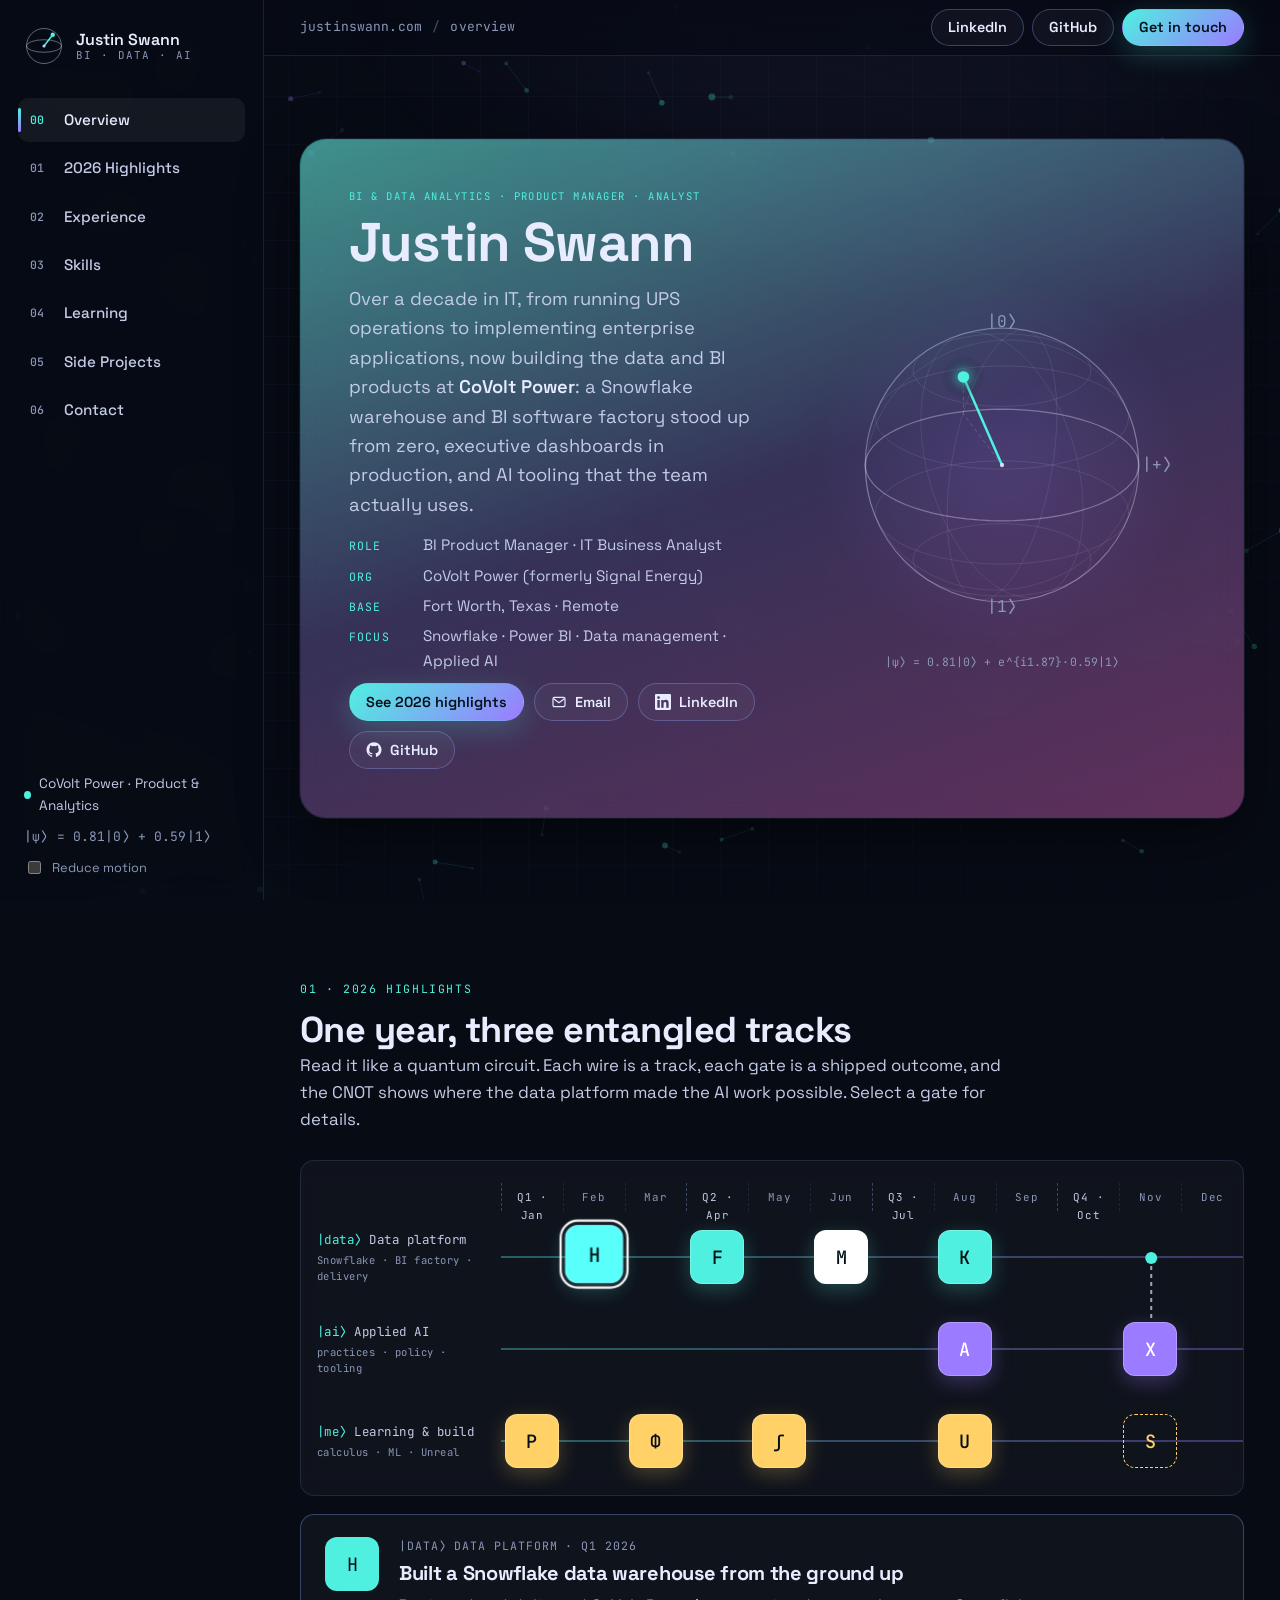
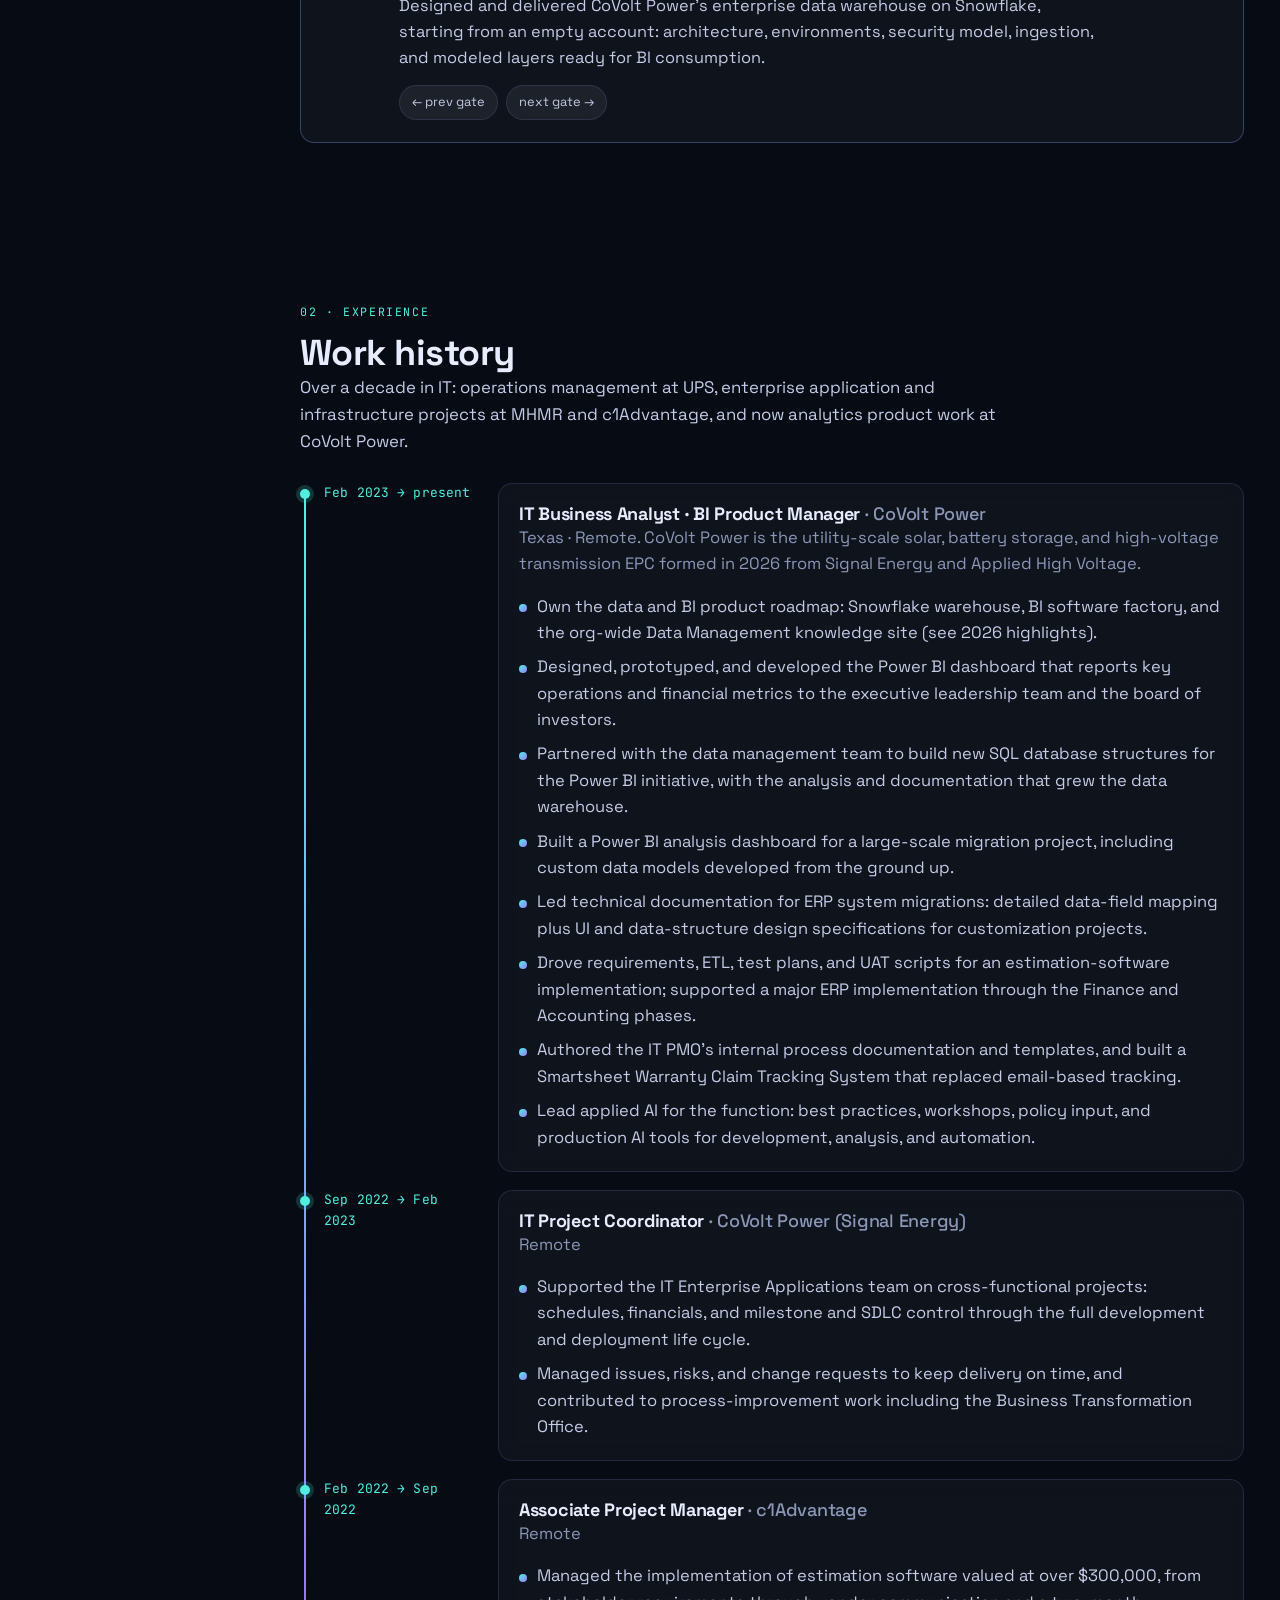
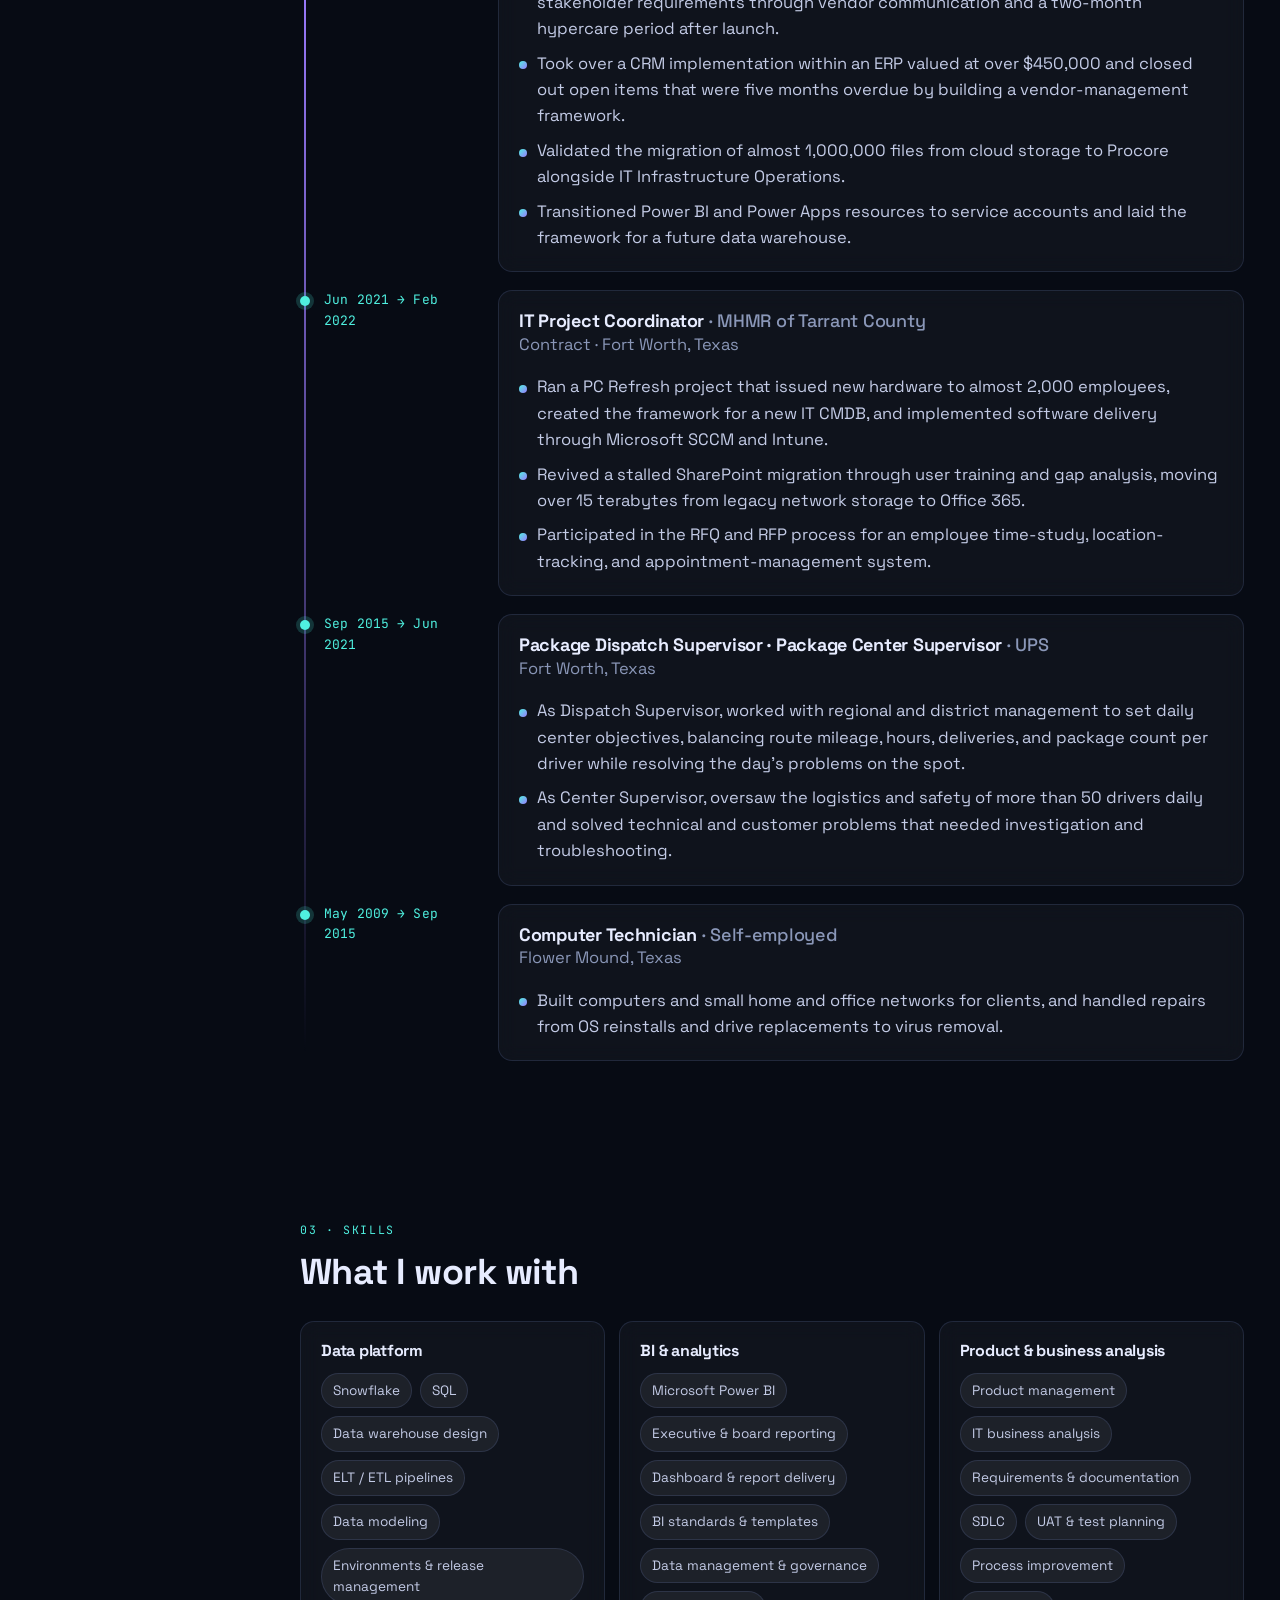
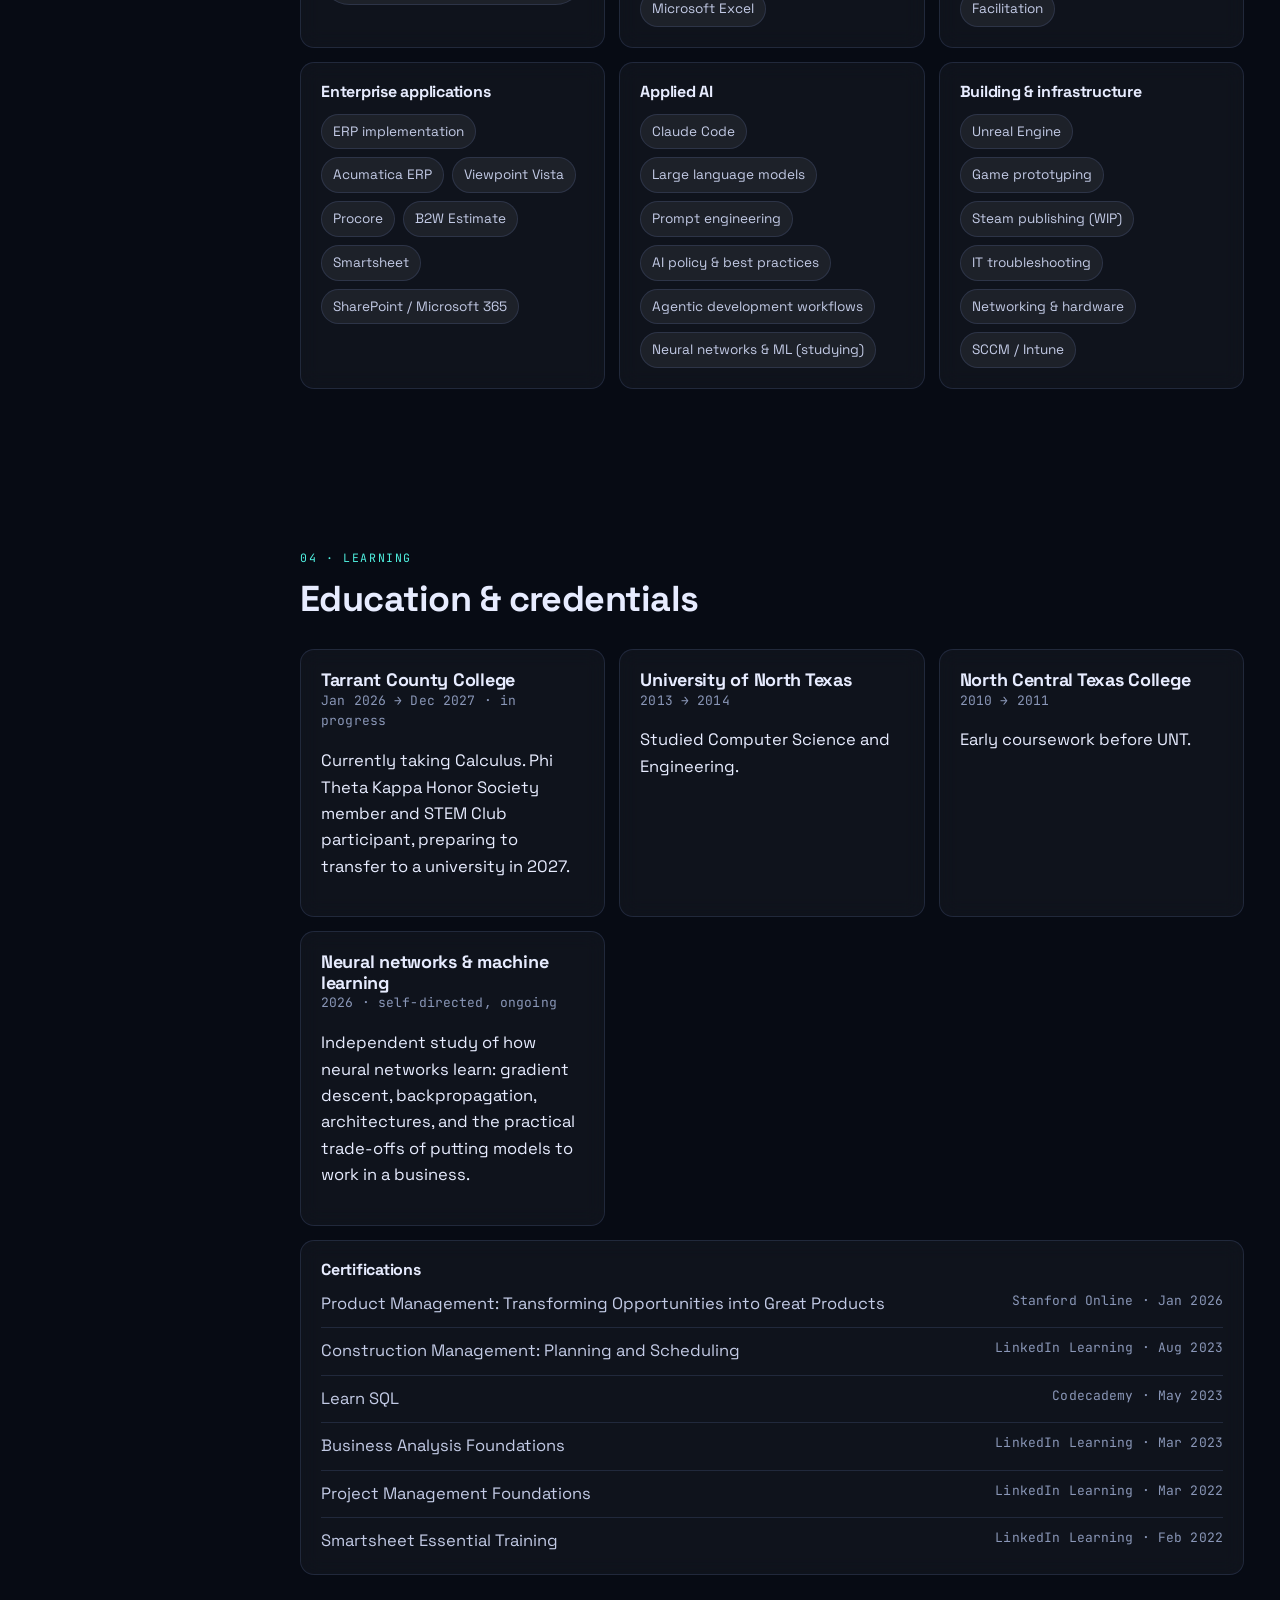
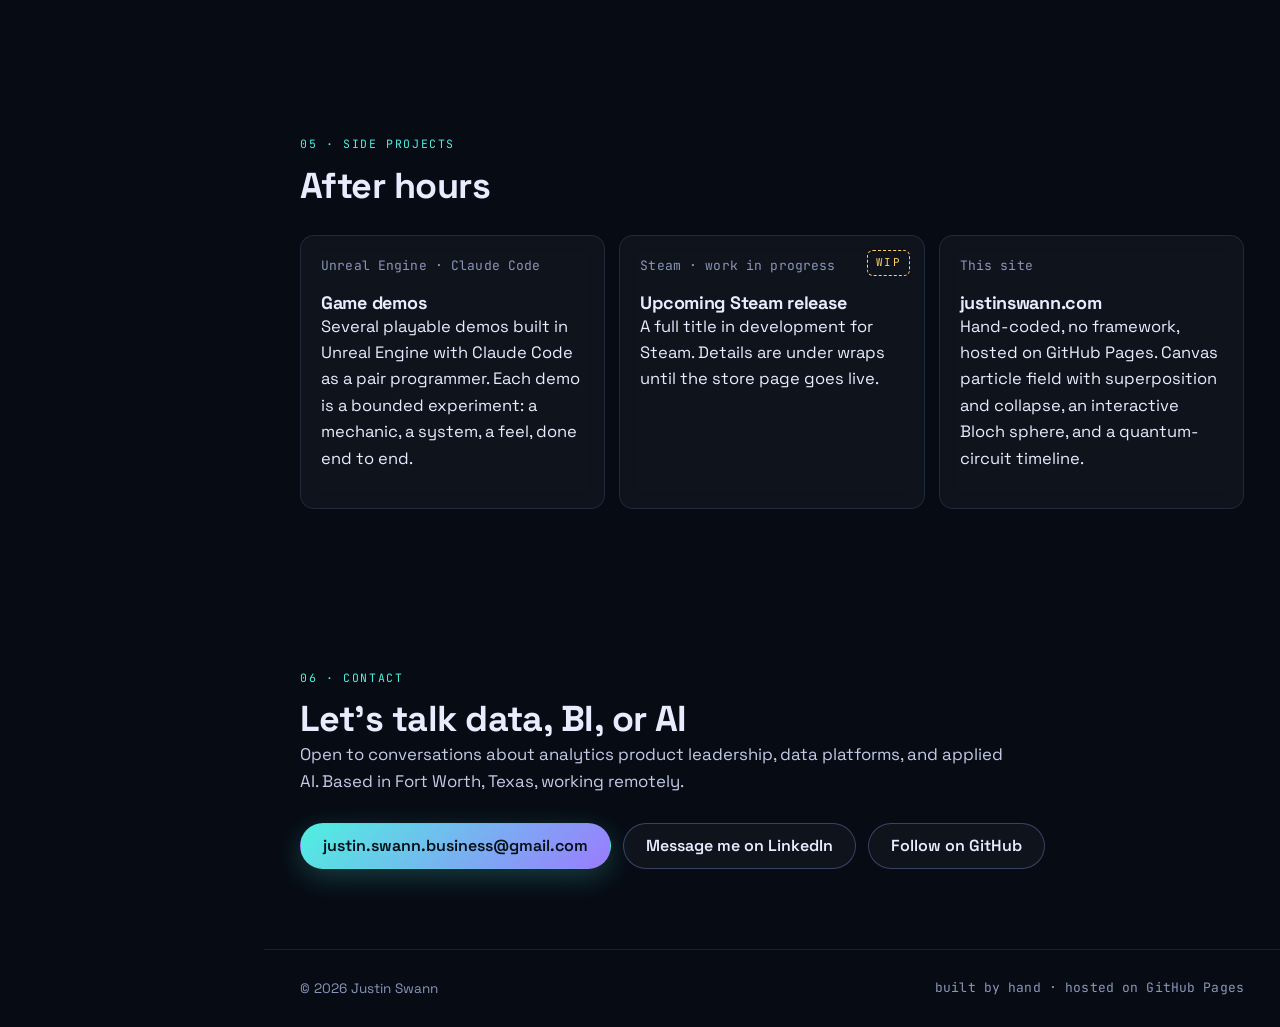
<file: index.html>
<!DOCTYPE html>
<html lang="en" dir="ltr" class="no-js">
<head>
  <meta charset="UTF-8">
  <meta name="viewport" content="width=device-width, initial-scale=1, viewport-fit=cover">
  <title>Justin Swann | BI &amp; Data Analytics Product Manager</title>
  <meta name="description" content="Justin Swann is a BI &amp; Data Analytics Product Manager and IT Business Analyst at CoVolt Power, based in Fort Worth, Texas. In 2026 he built a Snowflake data warehouse and BI software factory from the ground up, shipped production Power BI dashboards across the organization, and led AI best-practice and tooling efforts.">
  <meta name="author" content="Justin Swann">
  <meta name="robots" content="index, follow, max-image-preview:large, max-snippet:-1">
  <meta name="theme-color" content="#070b14">
  <meta name="color-scheme" content="dark">
  <link rel="canonical" href="https://www.justinswann.com/">

  <!-- Open Graph -->
  <meta property="og:type" content="profile">
  <meta property="og:site_name" content="Justin Swann">
  <meta property="og:title" content="Justin Swann | BI &amp; Data Analytics Product Manager">
  <meta property="og:description" content="Building data platforms, BI products, and production AI tooling at CoVolt Power. Portfolio, 2026 highlights, and contact.">
  <meta property="og:url" content="https://www.justinswann.com/">
  <meta property="og:image" content="https://www.justinswann.com/assets/img/og-image.png">
  <meta property="og:image:width" content="1200">
  <meta property="og:image:height" content="630">
  <meta property="og:image:alt" content="Justin Swann, BI and Data Analytics Product Manager, on a quantum-themed background">
  <meta property="og:locale" content="en_US">
  <meta property="profile:first_name" content="Justin">
  <meta property="profile:last_name" content="Swann">

  <!-- Twitter / X -->
  <meta name="twitter:card" content="summary_large_image">
  <meta name="twitter:title" content="Justin Swann | BI &amp; Data Analytics Product Manager">
  <meta name="twitter:description" content="Building data platforms, BI products, and production AI tooling at CoVolt Power.">
  <meta name="twitter:image" content="https://www.justinswann.com/assets/img/og-image.png">

  <!-- Icons -->
  <link rel="icon" href="assets/img/favicon.svg" type="image/svg+xml">
  <link rel="icon" href="assets/img/favicon-32.png" sizes="32x32" type="image/png">
  <link rel="apple-touch-icon" href="assets/img/apple-touch-icon.png">
  <link rel="manifest" href="site.webmanifest">

  <!-- Fonts -->
  <link rel="preconnect" href="https://fonts.googleapis.com">
  <link rel="preconnect" href="https://fonts.gstatic.com" crossorigin>
  <link rel="stylesheet" href="https://fonts.googleapis.com/css2?family=Space+Grotesk:wght@400;500;700&family=JetBrains+Mono:wght@400;500&display=swap">

  <link rel="stylesheet" href="assets/css/styles.css">

  <!-- Structured data -->
  <script type="application/ld+json">
  {
    "@context": "https://schema.org",
    "@graph": [
      {
        "@type": "Person",
        "@id": "https://www.justinswann.com/#person",
        "name": "Justin Swann",
        "givenName": "Justin",
        "familyName": "Swann",
        "url": "https://www.justinswann.com/",
        "image": "https://www.justinswann.com/assets/img/og-image.png",
        "jobTitle": ["BI & Data Analytics Product Manager", "IT Business Analyst"],
        "description": "BI and Data Analytics Product Manager and IT Business Analyst with over a decade in IT. Builds Snowflake data warehouses, Power BI products, and production AI tooling.",
        "email": "mailto:justin.swann.business@gmail.com",
        "address": { "@type": "PostalAddress", "addressLocality": "Fort Worth", "addressRegion": "TX", "addressCountry": "US" },
        "alumniOf": [
          { "@type": "CollegeOrUniversity", "name": "Tarrant County College" },
          { "@type": "CollegeOrUniversity", "name": "University of North Texas" },
          { "@type": "CollegeOrUniversity", "name": "North Central Texas College" }
        ],
        "memberOf": { "@type": "Organization", "name": "Phi Theta Kappa Honor Society" },
        "hasCredential": [
          { "@type": "EducationalOccupationalCredential", "name": "Product Management: Transforming Opportunities into Great Products", "credentialCategory": "certificate", "recognizedBy": { "@type": "Organization", "name": "Stanford Online" } },
          { "@type": "EducationalOccupationalCredential", "name": "Learn SQL", "credentialCategory": "certificate", "recognizedBy": { "@type": "Organization", "name": "Codecademy" } }
        ],
        "worksFor": {
          "@type": "Organization",
          "name": "CoVolt Power",
          "url": "https://www.covolt.com/"
        },
        "sameAs": [
          "https://www.linkedin.com/in/justin-swann",
          "https://github.com/justinswann-site"
        ],
        "knowsAbout": [
          "Business Intelligence",
          "Data Analytics",
          "Snowflake",
          "Microsoft Power BI",
          "SQL",
          "Data Warehousing",
          "Business Analysis",
          "ERP Implementation",
          "ELT Pipelines",
          "Data Management",
          "Product Management",
          "Artificial Intelligence",
          "Machine Learning",
          "Claude Code",
          "Unreal Engine"
        ]
      },
      {
        "@type": "WebSite",
        "@id": "https://www.justinswann.com/#website",
        "url": "https://www.justinswann.com/",
        "name": "Justin Swann",
        "description": "Portfolio and resume of Justin Swann, BI and Data Analytics Product Manager.",
        "inLanguage": "en-US",
        "about": { "@id": "https://www.justinswann.com/#person" }
      },
      {
        "@type": "ProfilePage",
        "@id": "https://www.justinswann.com/#profilepage",
        "url": "https://www.justinswann.com/",
        "name": "Justin Swann | BI & Data Analytics Product Manager",
        "mainEntity": { "@id": "https://www.justinswann.com/#person" },
        "isPartOf": { "@id": "https://www.justinswann.com/#website" }
      }
    ]
  }
  </script>
</head>
<body>
  <a class="skip-link" href="#main">Skip to content</a>

  <!-- Quantum particle field (decorative) -->
  <canvas id="qfield" class="qfield" aria-hidden="true"></canvas>

  <div class="app" id="top">
    <!-- ===== Sidebar (desktop app chrome) ===== -->
    <aside class="sidebar" aria-label="Site navigation">
      <a class="brand" href="#top">
        <span class="brand-mark" aria-hidden="true">
          <svg viewBox="0 0 64 64" width="40" height="40" focusable="false">
            <circle cx="32" cy="32" r="28" fill="none" stroke="currentColor" stroke-width="1.5" opacity=".5"/>
            <ellipse cx="32" cy="32" rx="28" ry="10" fill="none" stroke="currentColor" stroke-width="1.5" opacity=".5"/>
            <line x1="32" y1="32" x2="46" y2="14" stroke="var(--accent)" stroke-width="2.5" stroke-linecap="round"/>
            <circle cx="46" cy="14" r="3.5" fill="var(--accent)"/>
            <circle cx="32" cy="32" r="2.5" fill="currentColor"/>
          </svg>
        </span>
        <span class="brand-text">
          <strong>Justin Swann</strong>
          <small>BI · Data · AI</small>
        </span>
      </a>

      <nav class="nav" aria-label="Sections">
        <a href="#top" class="nav-link is-active" data-nav="top"><span class="nav-idx">00</span>Overview</a>
        <a href="#highlights" class="nav-link" data-nav="highlights"><span class="nav-idx">01</span>2026 Highlights</a>
        <a href="#experience" class="nav-link" data-nav="experience"><span class="nav-idx">02</span>Experience</a>
        <a href="#skills" class="nav-link" data-nav="skills"><span class="nav-idx">03</span>Skills</a>
        <a href="#learning" class="nav-link" data-nav="learning"><span class="nav-idx">04</span>Learning</a>
        <a href="#projects" class="nav-link" data-nav="projects"><span class="nav-idx">05</span>Side Projects</a>
        <a href="#contact" class="nav-link" data-nav="contact"><span class="nav-idx">06</span>Contact</a>
      </nav>

      <div class="sidebar-foot">
        <div class="status"><span class="status-dot" aria-hidden="true"></span>CoVolt Power · Product &amp; Analytics</div>
        <div class="mono dim" id="state-readout" aria-live="polite">|ψ⟩ = α|0⟩ + β|1⟩</div>
        <label class="motion-toggle">
          <input type="checkbox" id="motion-toggle"> <span>Reduce motion</span>
        </label>
      </div>
    </aside>

    <!-- ===== Main column ===== -->
    <div class="main-col">
      <header class="topbar">
        <div class="crumb mono" aria-hidden="true">justinswann.com <span class="crumb-sep">/</span> <span id="crumb">overview</span></div>
        <div class="topbar-actions">
          <a class="btn btn-ghost" href="https://www.linkedin.com/in/justin-swann" target="_blank" rel="noopener me">LinkedIn</a>
          <a class="btn btn-ghost" href="https://github.com/justinswann-site" target="_blank" rel="noopener me">GitHub</a>
          <a class="btn btn-primary" href="#contact">Get in touch</a>
        </div>
      </header>

      <main id="main">
        <!-- ===== Hero / Business card ===== -->
        <section id="hero" class="section hero" aria-labelledby="hero-title">
          <div class="card">
            <div class="card-visual">
              <canvas id="bloch" class="bloch" width="320" height="320" role="img" aria-label="Interactive Bloch sphere showing a qubit state. Move the pointer to rotate the state, click to measure."></canvas>
              <div class="bloch-readout mono" id="bloch-readout" aria-live="polite">superposition · hover to steer · click to measure</div>
            </div>
            <div class="card-body">
              <p class="eyebrow mono">BI &amp; Data Analytics · Product Manager<span class="eyebrow-more"> · Analyst</span></p>
              <h1 id="hero-title">Justin Swann</h1>
              <p class="lede-short">Data platforms, BI products, and production AI tooling at <strong>CoVolt Power</strong>.</p>
              <p class="lede">Over a decade in IT, from running UPS operations to implementing enterprise applications, now building the data and BI products at <strong>CoVolt Power</strong>: a Snowflake warehouse and BI software factory stood up from zero, executive dashboards in production, and AI tooling that the team actually uses.</p>
              <ul class="facts" aria-label="Quick facts">
                <li><span class="fact-k mono">role</span><span>BI Product Manager · IT Business Analyst</span></li>
                <li><span class="fact-k mono">org</span><span>CoVolt Power (formerly Signal Energy)</span></li>
                <li><span class="fact-k mono">base</span><span>Fort Worth, Texas · Remote</span></li>
                <li class="fact-more"><span class="fact-k mono">focus</span><span>Snowflake · Power BI · Data management · Applied AI</span></li>
              </ul>
              <div class="cta-row">
                <a class="btn btn-primary" href="#highlights">See 2026 highlights</a>
                <a class="btn btn-ghost" href="mailto:justin.swann.business@gmail.com" aria-label="Email Justin">
                  <svg class="ico" viewBox="0 0 24 24" aria-hidden="true"><rect x="3" y="5" width="18" height="14" rx="2" fill="none" stroke="currentColor" stroke-width="1.8"/><path d="m4 7 8 6 8-6" fill="none" stroke="currentColor" stroke-width="1.8" stroke-linejoin="round"/></svg>
                  <span class="btn-label">Email</span>
                </a>
                <a class="btn btn-ghost" href="https://www.linkedin.com/in/justin-swann" target="_blank" rel="noopener me" aria-label="Justin on LinkedIn">
                  <svg class="ico" viewBox="0 0 24 24" aria-hidden="true"><path fill="currentColor" d="M20.45 20.45h-3.55v-5.57c0-1.33-.03-3.04-1.85-3.04-1.85 0-2.14 1.45-2.14 2.94v5.67H9.36V9h3.41v1.56h.05c.47-.9 1.63-1.85 3.36-1.85 3.6 0 4.27 2.37 4.27 5.45v6.29zM5.34 7.43a2.06 2.06 0 1 1 0-4.12 2.06 2.06 0 0 1 0 4.12zM7.12 20.45H3.56V9h3.56v11.45zM22.22 0H1.77C.79 0 0 .77 0 1.73v20.54C0 23.23.79 24 1.77 24h20.45c.98 0 1.78-.77 1.78-1.73V1.73C24 .77 23.2 0 22.22 0z"/></svg>
                  <span class="btn-label">LinkedIn</span>
                </a>
                <a class="btn btn-ghost" href="https://github.com/justinswann-site" target="_blank" rel="noopener me" aria-label="Justin on GitHub">
                  <svg class="ico" viewBox="0 0 24 24" aria-hidden="true"><path fill="currentColor" d="M12 .5C5.73.5.75 5.48.75 11.75c0 4.97 3.22 9.19 7.69 10.68.56.1.77-.24.77-.54v-1.9c-3.13.68-3.79-1.5-3.79-1.5-.51-1.3-1.25-1.65-1.25-1.65-1.02-.7.08-.68.08-.68 1.13.08 1.72 1.16 1.72 1.16 1 1.72 2.63 1.22 3.27.93.1-.73.39-1.22.71-1.5-2.5-.28-5.13-1.25-5.13-5.56 0-1.23.44-2.23 1.16-3.02-.12-.28-.5-1.43.11-2.98 0 0 .95-.3 3.1 1.15a10.8 10.8 0 0 1 5.65 0c2.15-1.46 3.1-1.15 3.1-1.15.61 1.55.23 2.7.11 2.98.72.79 1.16 1.79 1.16 3.02 0 4.32-2.64 5.27-5.15 5.55.4.35.76 1.03.76 2.08v3.08c0 .3.2.65.78.54 4.46-1.49 7.68-5.71 7.68-10.68C23.25 5.48 18.27.5 12 .5z"/></svg>
                  <span class="btn-label">GitHub</span>
                </a>
              </div>
            </div>
          </div>
          <p class="scroll-hint mono" aria-hidden="true">scroll ↓</p>
        </section>

        <!-- ===== 2026 Highlights as a quantum circuit ===== -->
        <section id="highlights" class="section" aria-labelledby="highlights-title">
          <header class="section-head">
            <p class="eyebrow mono">01 · 2026 highlights</p>
            <h2 id="highlights-title">One year, three entangled tracks</h2>
            <p class="section-intro">Read it like a quantum circuit. Each wire is a track, each gate is a shipped outcome, and the CNOT shows where the data platform made the AI work possible. Select a gate for details.</p>
          </header>

          <div class="circuit" id="circuit" data-year="2026">
            <!-- Rendered by assets/js/circuit.js. Static fallback list below is the SEO/no-JS content. -->
          </div>

          <div class="gate-detail" id="gate-detail" aria-live="polite">
            <div class="gate-detail-inner">
              <p class="mono dim">select a gate ↑</p>
            </div>
          </div>

          <ol class="milestones" id="milestones">
            <li data-wire="0" data-q="1" data-glyph="H" data-tag="Data platform">
              <h3>Built a Snowflake data warehouse from the ground up</h3>
              <p>Designed and delivered CoVolt Power's enterprise data warehouse on Snowflake, starting from an empty account: architecture, environments, security model, ingestion, and modeled layers ready for BI consumption.</p>
            </li>
            <li data-wire="0" data-q="2" data-glyph="F" data-tag="Data platform">
              <h3>Stood up a BI software factory</h3>
              <p>Established the delivery system for analytics as a product: source control, environments, review and release process, standards, and templates so dashboards and reports ship repeatably instead of one-off.</p>
            </li>
            <li data-wire="0" data-q="2" data-glyph="M" data-tag="Delivery">
              <h3>Released dashboards and reports to Production</h3>
              <p>Shipped multiple production dashboards and reports for the Executive Leadership Team and for teams across the organization, moving leadership reporting from manual assembly to governed, refreshing analytics.</p>
            </li>
            <li data-wire="0" data-q="3" data-glyph="K" data-tag="Data management">
              <h3>Launched an org-wide Data Management knowledge site</h3>
              <p>Created the single front door for data at CoVolt: release news for every dashboard and report, links to BI guidance and standards, and how-to content so the organization can self-serve.</p>
            </li>
            <li data-wire="1" data-q="3" data-glyph="A" data-tag="Applied AI">
              <h3>Guided AI best practices, workshops, and policy</h3>
              <p>In Q3 and Q4 the focus shifted to AI. Participated in and provided guidance for CoVolt's AI best practices, ran and contributed to workshops, and helped shape the policies that govern how the company uses AI.</p>
            </li>
            <li data-wire="1" data-q="4" data-glyph="X" data-tag="Applied AI">
              <h3>Implemented production-level AI tools</h3>
              <p>Put AI to work in production for development, analysis, and automation: tooling that accelerates building data products, speeds up analysis, and removes repetitive work from the team's day.</p>
            </li>
            <li data-wire="2" data-q="1" data-glyph="P" data-tag="Credential">
              <h3>Certified in Product Management by Stanford Online</h3>
              <p>Completed Stanford Online's "Product Management: Transforming Opportunities into Great Products" in January 2026. The frameworks went straight into the 2026 data and BI roadmap.</p>
            </li>
            <li data-wire="2" data-q="1" data-glyph="Φ" data-tag="Honors">
              <h3>Inducted into Phi Theta Kappa at Tarrant County College</h3>
              <p>Accepted into the Phi Theta Kappa Honor Society while enrolled at Tarrant County College, where I'm also active in the STEM Club and preparing to transfer to a university in 2027.</p>
            </li>
            <li data-wire="2" data-q="2" data-glyph="∫" data-tag="Learning">
              <h3>Calculus at TCC, neural networks on my own time</h3>
              <p>Taking Calculus at Tarrant County College to rebuild the math foundation, and self-studying neural networks and machine learning in parallel so the AI work is grounded in how the models actually learn.</p>
            </li>
            <li data-wire="2" data-q="3" data-glyph="U" data-tag="Building">
              <h3>Shipped several Unreal Engine game demos with Claude Code</h3>
              <p>Using Claude Code as a development partner in personal time, built multiple playable game demos in Unreal Engine, treating each one as a sprint to learn the engine and agentic workflows.</p>
            </li>
            <li data-wire="2" data-q="4" data-glyph="S" data-tag="Building" data-wip="true">
              <h3>Steam release in progress</h3>
              <p>An upcoming Steam title is in active development. Work in progress; details to follow at release.</p>
            </li>
          </ol>
        </section>

        <!-- ===== Experience ===== -->
        <section id="experience" class="section" aria-labelledby="experience-title">
          <header class="section-head">
            <p class="eyebrow mono">02 · experience</p>
            <h2 id="experience-title">Work history</h2>
            <p class="section-intro">Over a decade in IT: operations management at UPS, enterprise application and infrastructure projects at MHMR and c1Advantage, and now analytics product work at CoVolt Power.</p>
          </header>

          <ol class="timeline">
            <li class="tl-item is-current">
              <div class="tl-meta mono">Feb 2023 → present</div>
              <div class="tl-body panel">
                <h3>IT Business Analyst · BI Product Manager <span class="at">· CoVolt Power</span></h3>
                <p class="dim">Texas · Remote. CoVolt Power is the utility-scale solar, battery storage, and high-voltage transmission EPC formed in 2026 from Signal Energy and Applied High Voltage.</p>
                <ul class="bullets">
                  <li>Own the data and BI product roadmap: Snowflake warehouse, BI software factory, and the org-wide Data Management knowledge site (see 2026 highlights).</li>
                  <li>Designed, prototyped, and developed the Power BI dashboard that reports key operations and financial metrics to the executive leadership team and the board of investors.</li>
                  <li>Partnered with the data management team to build new SQL database structures for the Power BI initiative, with the analysis and documentation that grew the data warehouse.</li>
                  <li>Built a Power BI analysis dashboard for a large-scale migration project, including custom data models developed from the ground up.</li>
                  <li>Led technical documentation for ERP system migrations: detailed data-field mapping plus UI and data-structure design specifications for customization projects.</li>
                  <li>Drove requirements, ETL, test plans, and UAT scripts for an estimation-software implementation; supported a major ERP implementation through the Finance and Accounting phases.</li>
                  <li>Authored the IT PMO's internal process documentation and templates, and built a Smartsheet Warranty Claim Tracking System that replaced email-based tracking.</li>
                  <li>Lead applied AI for the function: best practices, workshops, policy input, and production AI tools for development, analysis, and automation.</li>
                </ul>
              </div>
            </li>
            <li class="tl-item">
              <div class="tl-meta mono">Sep 2022 → Feb 2023</div>
              <div class="tl-body panel">
                <h3>IT Project Coordinator <span class="at">· CoVolt Power (Signal Energy)</span></h3>
                <p class="dim">Remote</p>
                <ul class="bullets">
                  <li>Supported the IT Enterprise Applications team on cross-functional projects: schedules, financials, and milestone and SDLC control through the full development and deployment life cycle.</li>
                  <li>Managed issues, risks, and change requests to keep delivery on time, and contributed to process-improvement work including the Business Transformation Office.</li>
                </ul>
              </div>
            </li>
            <li class="tl-item">
              <div class="tl-meta mono">Feb 2022 → Sep 2022</div>
              <div class="tl-body panel">
                <h3>Associate Project Manager <span class="at">· c1Advantage</span></h3>
                <p class="dim">Remote</p>
                <ul class="bullets">
                  <li>Managed the implementation of estimation software valued at over $300,000, from stakeholder requirements through vendor communication and a two-month hypercare period after launch.</li>
                  <li>Took over a CRM implementation within an ERP valued at over $450,000 and closed out open items that were five months overdue by building a vendor-management framework.</li>
                  <li>Validated the migration of almost 1,000,000 files from cloud storage to Procore alongside IT Infrastructure Operations.</li>
                  <li>Transitioned Power BI and Power Apps resources to service accounts and laid the framework for a future data warehouse.</li>
                </ul>
              </div>
            </li>
            <li class="tl-item">
              <div class="tl-meta mono">Jun 2021 → Feb 2022</div>
              <div class="tl-body panel">
                <h3>IT Project Coordinator <span class="at">· MHMR of Tarrant County</span></h3>
                <p class="dim">Contract · Fort Worth, Texas</p>
                <ul class="bullets">
                  <li>Ran a PC Refresh project that issued new hardware to almost 2,000 employees, created the framework for a new IT CMDB, and implemented software delivery through Microsoft SCCM and Intune.</li>
                  <li>Revived a stalled SharePoint migration through user training and gap analysis, moving over 15 terabytes from legacy network storage to Office 365.</li>
                  <li>Participated in the RFQ and RFP process for an employee time-study, location-tracking, and appointment-management system.</li>
                </ul>
              </div>
            </li>
            <li class="tl-item">
              <div class="tl-meta mono">Sep 2015 → Jun 2021</div>
              <div class="tl-body panel">
                <h3>Package Dispatch Supervisor · Package Center Supervisor <span class="at">· UPS</span></h3>
                <p class="dim">Fort Worth, Texas</p>
                <ul class="bullets">
                  <li>As Dispatch Supervisor, worked with regional and district management to set daily center objectives, balancing route mileage, hours, deliveries, and package count per driver while resolving the day's problems on the spot.</li>
                  <li>As Center Supervisor, oversaw the logistics and safety of more than 50 drivers daily and solved technical and customer problems that needed investigation and troubleshooting.</li>
                </ul>
              </div>
            </li>
            <li class="tl-item">
              <div class="tl-meta mono">May 2009 → Sep 2015</div>
              <div class="tl-body panel">
                <h3>Computer Technician <span class="at">· Self-employed</span></h3>
                <p class="dim">Flower Mound, Texas</p>
                <ul class="bullets">
                  <li>Built computers and small home and office networks for clients, and handled repairs from OS reinstalls and drive replacements to virus removal.</li>
                </ul>
              </div>
            </li>
          </ol>
        </section>

        <!-- ===== Skills ===== -->
        <section id="skills" class="section" aria-labelledby="skills-title">
          <header class="section-head">
            <p class="eyebrow mono">03 · skills</p>
            <h2 id="skills-title">What I work with</h2>
          </header>
          <div class="skill-grid">
            <div class="panel skill-group">
              <h3>Data platform</h3>
              <ul class="chips">
                <li>Snowflake</li><li>SQL</li><li>Data warehouse design</li><li>ELT / ETL pipelines</li><li>Data modeling</li><li>Environments &amp; release management</li>
              </ul>
            </div>
            <div class="panel skill-group">
              <h3>BI &amp; analytics</h3>
              <ul class="chips">
                <li>Microsoft Power BI</li><li>Executive &amp; board reporting</li><li>Dashboard &amp; report delivery</li><li>BI standards &amp; templates</li><li>Data management &amp; governance</li><li>Microsoft Excel</li>
              </ul>
            </div>
            <div class="panel skill-group">
              <h3>Product &amp; business analysis</h3>
              <ul class="chips">
                <li>Product management</li><li>IT business analysis</li><li>Requirements &amp; documentation</li><li>SDLC</li><li>UAT &amp; test planning</li><li>Process improvement</li><li>Facilitation</li>
              </ul>
            </div>
            <div class="panel skill-group">
              <h3>Enterprise applications</h3>
              <ul class="chips">
                <li>ERP implementation</li><li>Acumatica ERP</li><li>Viewpoint Vista</li><li>Procore</li><li>B2W Estimate</li><li>Smartsheet</li><li>SharePoint / Microsoft 365</li>
              </ul>
            </div>
            <div class="panel skill-group">
              <h3>Applied AI</h3>
              <ul class="chips">
                <li>Claude Code</li><li>Large language models</li><li>Prompt engineering</li><li>AI policy &amp; best practices</li><li>Agentic development workflows</li><li>Neural networks &amp; ML (studying)</li>
              </ul>
            </div>
            <div class="panel skill-group">
              <h3>Building &amp; infrastructure</h3>
              <ul class="chips">
                <li>Unreal Engine</li><li>Game prototyping</li><li>Steam publishing (WIP)</li><li>IT troubleshooting</li><li>Networking &amp; hardware</li><li>SCCM / Intune</li>
              </ul>
            </div>
          </div>
        </section>

        <!-- ===== Learning ===== -->
        <section id="learning" class="section" aria-labelledby="learning-title">
          <header class="section-head">
            <p class="eyebrow mono">04 · learning</p>
            <h2 id="learning-title">Education &amp; credentials</h2>
          </header>
          <div class="two-col">
            <div class="panel">
              <h3>Tarrant County College</h3>
              <p class="mono dim">Jan 2026 → Dec 2027 · in progress</p>
              <p>Currently taking Calculus. Phi Theta Kappa Honor Society member and STEM Club participant, preparing to transfer to a university in 2027.</p>
            </div>
            <div class="panel">
              <h3>University of North Texas</h3>
              <p class="mono dim">2013 → 2014</p>
              <p>Studied Computer Science and Engineering.</p>
            </div>
            <div class="panel">
              <h3>North Central Texas College</h3>
              <p class="mono dim">2010 → 2011</p>
              <p>Early coursework before UNT.</p>
            </div>
            <div class="panel">
              <h3>Neural networks &amp; machine learning</h3>
              <p class="mono dim">2026 · self-directed, ongoing</p>
              <p>Independent study of how neural networks learn: gradient descent, backpropagation, architectures, and the practical trade-offs of putting models to work in a business.</p>
            </div>
            <div class="panel skill-group" style="grid-column: 1 / -1;">
              <h3>Certifications</h3>
              <ul class="creds">
                <li><span>Product Management: Transforming Opportunities into Great Products</span><span class="mono dim">Stanford Online · Jan 2026</span></li>
                <li><span>Construction Management: Planning and Scheduling</span><span class="mono dim">LinkedIn Learning · Aug 2023</span></li>
                <li><span>Learn SQL</span><span class="mono dim">Codecademy · May 2023</span></li>
                <li><span>Business Analysis Foundations</span><span class="mono dim">LinkedIn Learning · Mar 2023</span></li>
                <li><span>Project Management Foundations</span><span class="mono dim">LinkedIn Learning · Mar 2022</span></li>
                <li><span>Smartsheet Essential Training</span><span class="mono dim">LinkedIn Learning · Feb 2022</span></li>
              </ul>
            </div>
          </div>
        </section>

        <!-- ===== Side projects ===== -->
        <section id="projects" class="section" aria-labelledby="projects-title">
          <header class="section-head">
            <p class="eyebrow mono">05 · side projects</p>
            <h2 id="projects-title">After hours</h2>
          </header>
          <div class="two-col">
            <article class="panel project">
              <p class="mono dim">Unreal Engine · Claude Code</p>
              <h3>Game demos</h3>
              <p>Several playable demos built in Unreal Engine with Claude Code as a pair programmer. Each demo is a bounded experiment: a mechanic, a system, a feel, done end to end.</p>
            </article>
            <article class="panel project is-wip">
              <p class="mono dim">Steam · work in progress</p>
              <h3>Upcoming Steam release</h3>
              <p>A full title in development for Steam. Details are under wraps until the store page goes live.</p>
              <span class="wip-badge mono">WIP</span>
            </article>
            <article class="panel project">
              <p class="mono dim">This site</p>
              <h3>justinswann.com</h3>
              <p>Hand-coded, no framework, hosted on GitHub Pages. Canvas particle field with superposition and collapse, an interactive Bloch sphere, and a quantum-circuit timeline.</p>
            </article>
          </div>
        </section>

        <!-- ===== Contact ===== -->
        <section id="contact" class="section" aria-labelledby="contact-title">
          <header class="section-head">
            <p class="eyebrow mono">06 · contact</p>
            <h2 id="contact-title">Let's talk data, BI, or AI</h2>
            <p class="section-intro">Open to conversations about analytics product leadership, data platforms, and applied AI. Based in Fort Worth, Texas, working remotely.</p>
          </header>
          <div class="contact-row">
            <a class="btn btn-primary btn-lg" href="mailto:justin.swann.business@gmail.com">justin.swann.business@gmail.com</a>
            <a class="btn btn-ghost btn-lg" href="https://www.linkedin.com/in/justin-swann" target="_blank" rel="noopener me">Message me on LinkedIn</a>
            <a class="btn btn-ghost btn-lg" href="https://github.com/justinswann-site" target="_blank" rel="noopener me">Follow on GitHub</a>
          </div>
        </section>
      </main>

      <footer class="footer">
        <span>&copy; <span id="year">2026</span> Justin Swann</span>
        <span class="mono dim">built by hand · hosted on GitHub Pages</span>
      </footer>
    </div>
  </div>

  <!-- ===== Mobile tab bar ===== -->
  <nav class="tabbar" aria-label="Quick navigation">
    <a href="#top" data-nav="top" class="is-active" aria-label="Card"><svg viewBox="0 0 24 24" aria-hidden="true"><rect x="3" y="5" width="18" height="14" rx="2" fill="none" stroke="currentColor" stroke-width="1.6"/><circle cx="9" cy="12" r="2.2" fill="none" stroke="currentColor" stroke-width="1.6"/><path d="M13 10h5M13 14h5" stroke="currentColor" stroke-width="1.6" stroke-linecap="round"/></svg><span>Card</span></a>
    <a href="#highlights" data-nav="highlights" aria-label="2026 highlights"><svg viewBox="0 0 24 24" aria-hidden="true"><path d="M3 8h18M3 16h18" stroke="currentColor" stroke-width="1.6" stroke-linecap="round"/><rect x="8" y="5" width="6" height="6" rx="1" fill="none" stroke="currentColor" stroke-width="1.6"/><circle cx="16" cy="16" r="2" fill="none" stroke="currentColor" stroke-width="1.6"/></svg><span>2026</span></a>
    <a href="#experience" data-nav="experience" aria-label="Experience"><svg viewBox="0 0 24 24" aria-hidden="true"><rect x="3" y="7" width="18" height="13" rx="2" fill="none" stroke="currentColor" stroke-width="1.6"/><path d="M9 7V5a1 1 0 0 1 1-1h4a1 1 0 0 1 1 1v2" fill="none" stroke="currentColor" stroke-width="1.6"/></svg><span>Work</span></a>
    <a href="#contact" data-nav="contact" aria-label="Contact"><svg viewBox="0 0 24 24" aria-hidden="true"><rect x="3" y="5" width="18" height="14" rx="2" fill="none" stroke="currentColor" stroke-width="1.6"/><path d="m4 7 8 6 8-6" fill="none" stroke="currentColor" stroke-width="1.6" stroke-linejoin="round"/></svg><span>Contact</span></a>
  </nav>

  <script src="assets/js/quantum.js" defer></script>
  <script src="assets/js/bloch.js" defer></script>
  <script src="assets/js/circuit.js" defer></script>
  <script src="assets/js/main.js" defer></script>
</body>
</html>
</file>
<file: assets/css/styles.css>
/* ==========================================================================
   justinswann.com — quantum theme
   Mobile-first. Desktop (>= 1024px) becomes an app shell; mobile is a card.
   Browser targets: Chrome, Firefox, Safari, Edge (current − 2). Only widely
   shipped CSS is used; prefixed fallbacks where Safari still needs them.
   ========================================================================== */

:root {
  color-scheme: dark;

  --bg: #070b14;
  --bg-2: #0b1222;
  --bg-3: #101a30;
  --surface: rgba(255, 255, 255, 0.035);
  --surface-2: rgba(255, 255, 255, 0.06);
  --border: rgba(140, 170, 255, 0.14);
  --border-strong: rgba(140, 170, 255, 0.32);

  --fg: #e7ecff;
  --fg-2: #c3cbe6;
  --muted: #8a97b8;

  --accent: #4ff0e0;       /* qubit cyan   */
  --accent-2: #9b7bff;     /* violet       */
  --accent-3: #ff6ad5;     /* collapse pink*/
  --gold: #ffd166;

  --accent-rgb: 79, 240, 224;
  --accent-2-rgb: 155, 123, 255;
  --accent-3-rgb: 255, 106, 213;

  --font-sans: "Space Grotesk", system-ui, -apple-system, "Segoe UI", Roboto, Helvetica, Arial, sans-serif;
  --font-mono: "JetBrains Mono", ui-monospace, SFMono-Regular, Menlo, Consolas, monospace;

  --radius: 14px;
  --radius-sm: 8px;
  --sidebar-w: 264px;
  --topbar-h: 56px;
  --tabbar-h: 64px;

  --ease-out: cubic-bezier(0.22, 1, 0.36, 1);
  --shadow: 0 20px 60px rgba(0, 0, 0, 0.45), 0 0 0 1px var(--border);
}

/* ---------- Reset / base ---------- */
*, *::before, *::after { box-sizing: border-box; }
html { -webkit-text-size-adjust: 100%; text-size-adjust: 100%; scroll-behavior: smooth; }
@media (prefers-reduced-motion: reduce) { html { scroll-behavior: auto; } }
html.reduce-motion { scroll-behavior: auto; }

body {
  margin: 0;
  min-height: 100vh;
  min-height: 100dvh;
  background: var(--bg);
  color: var(--fg);
  font-family: var(--font-sans);
  font-size: 16px;
  line-height: 1.6;
  -webkit-font-smoothing: antialiased;
  -moz-osx-font-smoothing: grayscale;
  overflow-x: hidden;
}

/* Processor-grid backdrop: cheap, static */
body::before {
  content: "";
  position: fixed;
  inset: 0;
  z-index: 0;
  pointer-events: none;
  background:
    radial-gradient(1200px 700px at 80% -10%, rgba(var(--accent-2-rgb), 0.16), transparent 60%),
    radial-gradient(900px 600px at -10% 110%, rgba(var(--accent-rgb), 0.10), transparent 60%),
    linear-gradient(rgba(140, 170, 255, 0.045) 1px, transparent 1px),
    linear-gradient(90deg, rgba(140, 170, 255, 0.045) 1px, transparent 1px);
  background-size: auto, auto, 48px 48px, 48px 48px;
  -webkit-mask-image: radial-gradient(ellipse at center, #000 40%, transparent 100%);
  mask-image: radial-gradient(ellipse at center, #000 40%, transparent 100%);
}

.qfield {
  position: fixed;
  inset: 0;
  width: 100%;
  height: 100%;
  z-index: 0;
  pointer-events: none;
}

h1, h2, h3 { margin: 0; line-height: 1.15; letter-spacing: -0.015em; font-weight: 700; }
h1 { font-size: clamp(2.1rem, 5vw, 3.4rem); }
h2 { font-size: clamp(1.5rem, 3.2vw, 2.25rem); }
h3 { font-size: 1.125rem; }
p { margin: 0 0 1rem; }
a { color: var(--accent); text-decoration: none; }
a:hover { text-decoration: underline; text-underline-offset: 3px; }
ul, ol { margin: 0; padding: 0; list-style: none; }
strong { color: var(--fg); font-weight: 600; }
canvas { display: block; }

.mono { font-family: var(--font-mono); font-size: 0.8125rem; letter-spacing: 0.01em; }
.dim { color: var(--muted); }
.eyebrow { color: var(--accent); text-transform: uppercase; letter-spacing: 0.14em; font-size: 0.72rem; margin-bottom: 0.75rem; }
.card .eyebrow { margin-bottom: 0.4rem; font-size: 0.66rem; }

:focus-visible { outline: 2px solid var(--accent); outline-offset: 3px; border-radius: 4px; }

.skip-link {
  position: absolute; left: 8px; top: -48px; z-index: 100;
  padding: 8px 12px; background: var(--accent); color: #041018; border-radius: 6px; font-weight: 600;
}
.skip-link:focus { top: 8px; }

/* ---------- Buttons ---------- */
.btn {
  display: inline-flex; align-items: center; gap: 8px;
  padding: 10px 16px; border-radius: 999px;
  font-weight: 600; font-size: 0.9rem; line-height: 1;
  border: 1px solid var(--border-strong);
  color: var(--fg); background: var(--surface);
  text-decoration: none; cursor: pointer;
  transition: transform 0.25s var(--ease-out), background-color 0.25s, border-color 0.25s, box-shadow 0.25s;
  -webkit-tap-highlight-color: transparent;
}
.btn:hover { text-decoration: none; background: var(--surface-2); transform: translateY(-1px); }
.btn:active { transform: translateY(0); }
.btn-primary {
  background: linear-gradient(135deg, var(--accent), var(--accent-2));
  color: #041018; border-color: transparent;
  box-shadow: 0 8px 28px rgba(var(--accent-rgb), 0.22);
}
.btn-primary:hover { background: linear-gradient(135deg, #6ff5e8, #ad93ff); box-shadow: 0 10px 34px rgba(var(--accent-rgb), 0.3); }
.btn-lg { padding: 14px 22px; font-size: 1rem; }
.ico { width: 16px; height: 16px; }

/* ---------- Panels ---------- */
.panel {
  position: relative;
  background: var(--surface);
  border: 1px solid var(--border);
  border-radius: var(--radius);
  padding: 20px;
  -webkit-backdrop-filter: blur(10px);
  backdrop-filter: blur(10px);
  transition: border-color 0.3s, transform 0.4s var(--ease-out);
}
.panel:hover { border-color: var(--border-strong); }
.panel-dashed { border-style: dashed; background: transparent; }

/* ---------- Layout ---------- */
.app { position: relative; z-index: 1; }
.main-col { min-width: 0; }

.section {
  padding: 56px 16px;
  max-width: 1080px;
  margin: 0 auto;
}
.section-head { margin-bottom: 28px; max-width: 720px; }
.section-intro { color: var(--fg-2); font-size: 1.05rem; }

/* Reveal on scroll */
.reveal { opacity: 0; transform: translateY(18px); transition: opacity 0.7s var(--ease-out), transform 0.7s var(--ease-out); }
.reveal.is-in { opacity: 1; transform: none; }
html.reduce-motion .reveal, html.no-js .reveal { opacity: 1; transform: none; transition: none; }

/* ---------- Sidebar (hidden on mobile) ---------- */
.sidebar { display: none; }

/* ---------- Topbar (mobile: compact) ---------- */
.topbar {
  position: sticky; top: 0; z-index: 20;
  display: flex; align-items: center; justify-content: space-between; gap: 12px;
  height: var(--topbar-h); padding: 0 16px;
  background: rgba(7, 11, 20, 0.72);
  -webkit-backdrop-filter: blur(14px) saturate(140%);
  backdrop-filter: blur(14px) saturate(140%);
  border-bottom: 1px solid var(--border);
}
.crumb { color: var(--muted); white-space: nowrap; overflow: hidden; text-overflow: ellipsis; }
.crumb-sep { opacity: 0.5; margin: 0 2px; }
.topbar-actions { display: flex; gap: 8px; }
.topbar-actions .btn-ghost { display: none; }

/* ---------- Hero / business card ---------- */
.hero {
  min-height: calc(100vh - var(--topbar-h) - var(--tabbar-h));
  min-height: calc(100dvh - var(--topbar-h) - var(--tabbar-h));
  display: flex; flex-direction: column; justify-content: center; align-items: center;
  padding-top: 10px; padding-bottom: 10px;
}
.card {
  width: 100%;
  max-width: 420px;
  display: grid;
  gap: 10px;
  padding: 16px 18px 16px;
  border-radius: 22px;
  background:
    linear-gradient(160deg, rgba(255,255,255,0.08), rgba(255,255,255,0.02)) padding-box,
    linear-gradient(160deg, rgba(var(--accent-rgb), 0.55), rgba(var(--accent-2-rgb), 0.25) 50%, rgba(var(--accent-3-rgb), 0.35)) border-box;
  border: 1px solid transparent;
  box-shadow: var(--shadow);
  -webkit-backdrop-filter: blur(16px);
  backdrop-filter: blur(16px);
  text-align: center;
  animation: card-in 0.9s var(--ease-out) both;
}
@keyframes card-in { from { opacity: 0; transform: translateY(14px) scale(0.98); } to { opacity: 1; transform: none; } }
html.reduce-motion .card { animation: none; }

.card-visual { display: grid; justify-items: center; gap: 8px; }
.bloch { width: 112px; height: 112px; border-radius: 50%; cursor: crosshair; touch-action: none; }
.bloch-readout { color: var(--muted); font-size: 0.72rem; min-height: 1.2em; }

.card-body h1 { margin: 0 0 6px; font-size: clamp(2rem, 9vw, 2.6rem); }
.eyebrow-more, .facts .fact-more { display: none; }
.lede { display: none; color: var(--fg-2); font-size: 1rem; margin-bottom: 14px; }
.lede-short { color: var(--fg-2); font-size: 0.95rem; margin-bottom: 8px; }
.facts { display: grid; gap: 4px; text-align: left; margin-bottom: 10px; font-size: 0.85rem; color: var(--fg-2); }
.facts li { display: grid; grid-template-columns: 56px 1fr; gap: 10px; align-items: baseline; }
.fact-k { color: var(--accent); font-size: 0.72rem; text-transform: uppercase; letter-spacing: 0.1em; }
.cta-row { display: flex; flex-wrap: wrap; gap: 10px; justify-content: center; }
.cta-row .btn-primary { flex: 1 1 100%; justify-content: center; }
.cta-row .btn-ghost { padding: 10px 14px; }
.cta-row .btn-label { display: none; }
.creds { display: grid; gap: 10px; }
.creds li { display: flex; flex-wrap: wrap; justify-content: space-between; gap: 4px 16px; padding-bottom: 10px; border-bottom: 1px solid var(--border); color: var(--fg-2); }
.creds li:last-child { border-bottom: 0; padding-bottom: 0; }
.scroll-hint { margin-top: 18px; color: var(--muted); font-size: 0.72rem; animation: bob 2.4s ease-in-out infinite; }
@keyframes bob { 0%, 100% { transform: translateY(0); opacity: .6; } 50% { transform: translateY(5px); opacity: 1; } }
html.reduce-motion .scroll-hint { animation: none; }

/* ---------- Circuit (2026 highlights) ---------- */
.circuit {
  position: relative;
  display: none; /* mobile shows the milestone list instead */
}
.milestones { display: grid; gap: 14px; }
.milestones li {
  position: relative;
  padding: 18px 18px 18px 64px;
  background: var(--surface); border: 1px solid var(--border); border-radius: var(--radius);
}
.milestones li::before {
  content: attr(data-glyph);
  position: absolute; left: 16px; top: 18px;
  width: 34px; height: 34px; border-radius: 8px;
  display: grid; place-items: center;
  font-family: var(--font-mono); font-weight: 500; font-size: 0.95rem;
  color: #041018; background: var(--accent);
}
.milestones li[data-wire="1"]::before { background: var(--accent-2); color: #fff; }
.milestones li[data-wire="2"]::before { background: var(--gold); }
.milestones li[data-wip="true"]::before { background: transparent; color: var(--gold); border: 1.5px dashed var(--gold); }
.milestones li::after {
  content: attr(data-tag) " · Q" attr(data-q) " 2026";
  display: block; margin-bottom: 6px; order: -1;
  font-family: var(--font-mono); font-size: 0.72rem; color: var(--muted); letter-spacing: 0.06em; text-transform: uppercase;
}
.milestones li { display: flex; flex-direction: column; }
.milestones h3 { font-size: 1.05rem; margin-bottom: 6px; }
.milestones p { margin: 0; color: var(--fg-2); font-size: 0.95rem; }
.gate-detail { display: none; }

/* ---------- Timeline (experience) ---------- */
.timeline { display: grid; gap: 18px; position: relative; }
.tl-item { display: grid; gap: 8px; }
.tl-meta { color: var(--accent); }
.tl-item.is-pending .tl-meta { color: var(--muted); }
.at { color: var(--muted); font-weight: 500; }
.bullets { display: grid; gap: 8px; margin-top: 10px; color: var(--fg-2); }
.bullets li { position: relative; padding-left: 18px; }
.bullets li::before { content: ""; position: absolute; left: 0; top: 0.65em; width: 8px; height: 8px; border-radius: 50%; background: linear-gradient(135deg, var(--accent), var(--accent-2)); }

/* ---------- Skills ---------- */
.skill-grid { display: grid; gap: 14px; }
.skill-group h3 { margin-bottom: 12px; font-size: 1rem; }
.chips { display: flex; flex-wrap: wrap; gap: 8px; }
.chips li {
  padding: 6px 11px; border-radius: 999px; font-size: 0.85rem;
  background: var(--surface-2); border: 1px solid var(--border); color: var(--fg-2);
  transition: border-color 0.25s, color 0.25s, transform 0.25s var(--ease-out);
}
.chips li:hover { border-color: var(--accent); color: var(--fg); transform: translateY(-1px); }

/* ---------- Two-col / projects ---------- */
.two-col { display: grid; gap: 14px; }
.project.is-wip { overflow: hidden; }
.wip-badge {
  position: absolute; top: 14px; right: 14px;
  padding: 3px 8px; border-radius: 6px; font-size: 0.68rem; letter-spacing: 0.1em;
  color: var(--gold); border: 1px dashed var(--gold);
}

/* ---------- Contact / footer ---------- */
.contact-row { display: flex; flex-wrap: wrap; gap: 12px; }
.footer {
  display: flex; flex-wrap: wrap; justify-content: space-between; gap: 8px;
  padding: 24px 16px calc(24px + var(--tabbar-h));
  color: var(--muted); font-size: 0.85rem; border-top: 1px solid var(--border);
  max-width: 1080px; margin: 0 auto;
}

/* ---------- Mobile tab bar ---------- */
.tabbar {
  position: fixed; left: 0; right: 0; bottom: 0; z-index: 30;
  display: grid; grid-template-columns: repeat(4, 1fr);
  height: calc(var(--tabbar-h) + env(safe-area-inset-bottom, 0px));
  padding-bottom: env(safe-area-inset-bottom, 0px);
  background: rgba(7, 11, 20, 0.82);
  -webkit-backdrop-filter: blur(16px) saturate(140%);
  backdrop-filter: blur(16px) saturate(140%);
  border-top: 1px solid var(--border);
}
.tabbar a {
  display: grid; place-items: center; gap: 2px; align-content: center;
  color: var(--muted); font-size: 0.68rem; font-weight: 600; letter-spacing: 0.04em;
  text-decoration: none; -webkit-tap-highlight-color: transparent;
}
.tabbar a svg { width: 22px; height: 22px; }
.tabbar a.is-active { color: var(--accent); }
.tabbar a:hover { text-decoration: none; color: var(--fg); }

/* Hidden on mobile, shown in sidebar on desktop */
.motion-toggle { display: none; }

/* ==========================================================================
   Tablet
   ========================================================================== */
@media (min-width: 640px) {
  .section { padding: 72px 28px; }
  .skill-grid, .two-col { grid-template-columns: repeat(2, 1fr); }
  .card { max-width: 480px; padding: 34px 30px; gap: 18px; }
  .bloch { width: 200px; height: 200px; }
  .lede { display: block; }
  .lede-short { display: none; }
  .eyebrow-more { display: inline; }
  .facts .fact-more { display: grid; }
  .card-body h1 { margin: 2px 0 10px; font-size: clamp(2.1rem, 5vw, 3.4rem); }
  .cta-row .btn-primary { flex: 0 0 auto; }
  .cta-row .btn-ghost { padding: 10px 16px; }
  .cta-row .btn-label { display: inline; }
  .facts { font-size: 0.9rem; gap: 6px; }
  .topbar-actions .btn-ghost { display: inline-flex; }
}

/* ==========================================================================
   Desktop: app shell
   ========================================================================== */
@media (min-width: 1024px) {
  body { font-size: 16.5px; }

  .app {
    display: grid;
    grid-template-columns: var(--sidebar-w) minmax(0, 1fr);
    min-height: 100vh;
  }

  /* Sidebar */
  .sidebar {
    display: flex; flex-direction: column; gap: 28px;
    position: sticky; top: 0; height: 100vh; height: 100dvh;
    padding: 22px 18px;
    border-right: 1px solid var(--border);
    background: rgba(7, 11, 20, 0.55);
    -webkit-backdrop-filter: blur(16px);
    backdrop-filter: blur(16px);
  }
  .brand { display: flex; align-items: center; gap: 12px; color: var(--fg); text-decoration: none; padding: 4px 6px; }
  .brand:hover { text-decoration: none; }
  .brand-mark { color: var(--fg-2); display: grid; place-items: center; animation: spin-slow 40s linear infinite; }
  @keyframes spin-slow { to { transform: rotate(360deg); } }
  html.reduce-motion .brand-mark { animation: none; }
  .brand-text { display: grid; line-height: 1.15; }
  .brand-text strong { font-size: 1rem; }
  .brand-text small { color: var(--muted); font-family: var(--font-mono); font-size: 0.68rem; letter-spacing: 0.12em; text-transform: uppercase; }

  .nav { display: grid; gap: 4px; }
  .nav-link {
    position: relative;
    display: flex; align-items: center; gap: 12px;
    padding: 10px 12px; border-radius: 10px;
    color: var(--fg-2); font-weight: 500; font-size: 0.95rem; text-decoration: none;
    transition: background-color 0.25s, color 0.25s;
  }
  .nav-link:hover { background: var(--surface); color: var(--fg); text-decoration: none; }
  .nav-link.is-active { color: var(--fg); background: var(--surface-2); }
  .nav-link.is-active::before {
    content: ""; position: absolute; left: 0; top: 10px; bottom: 10px; width: 3px; border-radius: 3px;
    background: linear-gradient(var(--accent), var(--accent-2));
  }
  .nav-idx { font-family: var(--font-mono); font-size: 0.72rem; color: var(--muted); width: 22px; }
  .nav-link.is-active .nav-idx { color: var(--accent); }

  .sidebar-foot { margin-top: auto; display: grid; gap: 10px; padding: 0 6px; color: var(--fg-2); font-size: 0.85rem; }
  .status { display: flex; align-items: center; gap: 8px; }
  .status-dot { width: 8px; height: 8px; border-radius: 50%; background: var(--accent); box-shadow: 0 0 0 0 rgba(var(--accent-rgb), 0.6); animation: pulse 2.2s infinite; }
  @keyframes pulse { 0% { box-shadow: 0 0 0 0 rgba(var(--accent-rgb), 0.55); } 70% { box-shadow: 0 0 0 9px rgba(var(--accent-rgb), 0); } 100% { box-shadow: 0 0 0 0 rgba(var(--accent-rgb), 0); } }
  html.reduce-motion .status-dot { animation: none; }
  .motion-toggle { display: flex; align-items: center; gap: 8px; color: var(--muted); font-size: 0.8rem; cursor: pointer; }
  .motion-toggle input { accent-color: var(--accent); }

  /* Topbar */
  .topbar { padding: 0 36px; }
  .topbar-actions .btn-ghost { display: inline-flex; }

  /* Hero becomes a wide app panel */
  .section { padding: 80px 36px; max-width: 1180px; }
  .hero { min-height: calc(100vh - var(--topbar-h)); align-items: stretch; padding-top: 40px; padding-bottom: 40px; }
  .card {
    max-width: none;
    grid-template-columns: 420px minmax(0, 1fr);
    align-items: center; gap: 40px;
    padding: 48px; text-align: left; border-radius: 26px;
  }
  .card-visual { order: 2; }
  .card-body { order: 1; }
  .bloch { width: 360px; height: 360px; }
  .lede { font-size: 1.15rem; }
  .facts { font-size: 0.95rem; }
  .facts li { grid-template-columns: 64px 1fr; }
  .cta-row { justify-content: flex-start; }
  .scroll-hint { display: none; }

  /* Circuit visible, list hidden */
  .circuit { display: block; }
  .milestones { position: absolute; width: 1px; height: 1px; overflow: hidden; clip: rect(0 0 0 0); clip-path: inset(50%); white-space: nowrap; }
  .gate-detail { display: block; margin-top: 18px; }

  .circuit-grid {
    display: grid;
    grid-template-columns: 200px repeat(12, minmax(0, 1fr));
    grid-auto-rows: 92px;
    align-items: center;
    position: relative;
    padding: 22px 0 8px;
    border: 1px solid var(--border); border-radius: var(--radius);
    background: var(--surface);
    -webkit-backdrop-filter: blur(10px);
    backdrop-filter: blur(10px);
  }
  .circuit-months { display: contents; }
  .circuit-month {
    grid-row: 1; align-self: start; text-align: center;
    font-family: var(--font-mono); font-size: 0.68rem; color: var(--muted); letter-spacing: 0.08em;
    padding-top: 6px; border-left: 1px dashed rgba(140,170,255,0.12); height: 100%;
  }
  .circuit-month.q-start { border-left-color: var(--border-strong); color: var(--fg-2); }
  .circuit-grid { grid-template-rows: 28px; }

  .wire-label {
    grid-column: 1; padding: 0 16px;
    font-family: var(--font-mono); font-size: 0.78rem; color: var(--fg-2); letter-spacing: 0.04em;
    display: grid; gap: 2px;
  }
  .wire-label small { color: var(--muted); font-size: 0.66rem; }
  .wire-label .ket { color: var(--accent); }
  .wire-line {
    grid-column: 2 / -1; height: 2px; align-self: center;
    background: linear-gradient(90deg, rgba(var(--accent-rgb), 0.35), rgba(var(--accent-2-rgb), 0.35));
    position: relative; z-index: 0;
  }
  .wire-line::after {
    content: ""; position: absolute; inset: -1px 0; opacity: 0;
    background: linear-gradient(90deg, transparent, rgba(255,255,255,0.75), transparent);
    background-size: 20% 100%; background-repeat: no-repeat;
    animation: wire-pulse 6s linear infinite;
  }
  .wire-line[data-wire="1"]::after { animation-delay: 2s; }
  .wire-line[data-wire="2"]::after { animation-delay: 4s; }
  @keyframes wire-pulse { 0% { background-position: -20% 0; opacity: 0; } 10% { opacity: .9; } 90% { opacity: .9; } 100% { background-position: 120% 0; opacity: 0; } }
  html.reduce-motion .wire-line::after { animation: none; }

  .gate {
    position: relative; z-index: 2;
    justify-self: center;
    width: 54px; height: 54px; border-radius: 12px;
    display: grid; place-items: center;
    font-family: var(--font-mono); font-size: 1.15rem; font-weight: 500;
    color: #041018; background: var(--accent);
    border: 1px solid rgba(255,255,255,0.25);
    cursor: pointer;
    box-shadow: 0 6px 20px rgba(var(--accent-rgb), 0.25);
    transition: transform 0.3s var(--ease-out), box-shadow 0.3s, filter 0.3s;
  }
  .gate[data-wire="1"] { background: var(--accent-2); color: #fff; box-shadow: 0 6px 20px rgba(var(--accent-2-rgb), 0.3); }
  .gate[data-wire="2"] { background: var(--gold); box-shadow: 0 6px 20px rgba(255, 209, 102, 0.25); }
  .gate[data-wip="true"] { background: transparent; color: var(--gold); border: 1.5px dashed var(--gold); box-shadow: none; }
  .gate:hover, .gate:focus-visible { transform: translateY(-3px) scale(1.06); }
  .gate.is-active { transform: translateY(-3px) scale(1.08); filter: brightness(1.12); outline: 2px solid #fff; outline-offset: 3px; }
  .gate .gate-tip {
    position: absolute; top: calc(100% + 8px); left: 50%; transform: translateX(-50%) translateY(-4px);
    padding: 6px 10px; border-radius: 6px; white-space: nowrap;
    font-family: var(--font-sans); font-size: 0.75rem; font-weight: 500;
    color: var(--fg); background: var(--bg-3); border: 1px solid var(--border-strong);
    opacity: 0; pointer-events: none; transition: opacity 0.2s, transform 0.2s var(--ease-out);
  }
  .gate:hover .gate-tip, .gate:focus-visible .gate-tip { opacity: 1; transform: translateX(-50%) translateY(0); }

  /* Measurement gate: meter glyph */
  .gate[data-glyph="M"] { background: #fff; color: #041018; }

  /* CNOT control/target overlay */
  .cnot { position: absolute; inset: 0; pointer-events: none; z-index: 1; overflow: visible; }
  .cnot line { stroke: var(--fg-2); stroke-width: 2; stroke-dasharray: 4 4; opacity: .8; }
  .cnot .ctrl { fill: var(--accent); }
  .cnot .tgt { fill: none; stroke: var(--accent-2); stroke-width: 2; }

  .gate-detail-inner {
    display: grid; grid-template-columns: 54px 1fr; gap: 20px; align-items: start;
    padding: 22px 24px; border-radius: var(--radius);
    background: var(--surface); border: 1px solid var(--border);
    min-height: 120px;
    transition: border-color 0.3s;
  }
  .gate-detail.is-set .gate-detail-inner { border-color: var(--border-strong); }
  .gd-glyph {
    width: 54px; height: 54px; border-radius: 12px; display: grid; place-items: center;
    font-family: var(--font-mono); font-size: 1.15rem; color: #041018; background: var(--accent);
  }
  .gd-glyph[data-wire="1"] { background: var(--accent-2); color: #fff; }
  .gd-glyph[data-wire="2"] { background: var(--gold); }
  .gd-glyph[data-wip="true"] { background: transparent; color: var(--gold); border: 1.5px dashed var(--gold); }
  .gd-meta { color: var(--muted); font-family: var(--font-mono); font-size: 0.72rem; text-transform: uppercase; letter-spacing: 0.08em; margin-bottom: 6px; }
  .gd-body h3 { margin-bottom: 8px; font-size: 1.25rem; }
  .gd-body p { margin: 0; color: var(--fg-2); font-size: 1.02rem; max-width: 70ch; }
  .gd-nav { display: flex; gap: 8px; margin-top: 14px; }
  .gd-nav button {
    font: inherit; font-size: 0.8rem; padding: 6px 12px; border-radius: 999px; cursor: pointer;
    background: var(--surface-2); color: var(--fg-2); border: 1px solid var(--border);
  }
  .gd-nav button:hover { border-color: var(--border-strong); color: var(--fg); }
  .gate-detail .gd-swap { animation: gd-in 0.35s var(--ease-out); }
  @keyframes gd-in { from { opacity: 0; transform: translateY(6px); } to { opacity: 1; transform: none; } }
  html.reduce-motion .gate-detail .gd-swap { animation: none; }

  /* Timeline rail */
  .timeline { padding-left: 24px; }
  .timeline::before { content: ""; position: absolute; left: 4px; top: 8px; bottom: 8px; width: 2px; background: linear-gradient(var(--accent), var(--accent-2), transparent); }
  .tl-item { grid-template-columns: 150px 1fr; gap: 24px; position: relative; }
  .tl-item::before { content: ""; position: absolute; left: -24px; top: 6px; width: 10px; height: 10px; border-radius: 50%; background: var(--accent); box-shadow: 0 0 0 4px rgba(var(--accent-rgb), 0.18); }
  .tl-item.is-pending::before { background: var(--bg); border: 2px dashed var(--muted); box-shadow: none; }

  .skill-grid { grid-template-columns: repeat(3, 1fr); }
  .two-col { grid-template-columns: repeat(3, 1fr); }

  .tabbar { display: none; }
  .footer { padding: 28px 36px; max-width: 1180px; }
}

@media (min-width: 1360px) {
  .card { grid-template-columns: 480px minmax(0, 1fr); }
  .bloch { width: 420px; height: 420px; }
}

/* ---------- Motion preferences ---------- */
@media (prefers-reduced-motion: reduce) {
  *, *::before, *::after { animation-duration: 0.01ms !important; animation-iteration-count: 1 !important; transition-duration: 0.01ms !important; }
}

/* ---------- Print: plain résumé ---------- */
@media print {
  body::before, .qfield, .sidebar, .topbar, .tabbar, .scroll-hint, .circuit, .gate-detail, .bloch, .bloch-readout, .cta-row, .contact-row { display: none !important; }
  body { background: #fff; color: #111; }
  .panel, .milestones li, .card { border-color: #ccc; background: #fff; box-shadow: none; -webkit-backdrop-filter: none; backdrop-filter: none; }
  .milestones { position: static; width: auto; height: auto; clip: auto; clip-path: none; white-space: normal; }
  a { color: #111; }
  .section { padding: 16px 0; }
}
</file>
